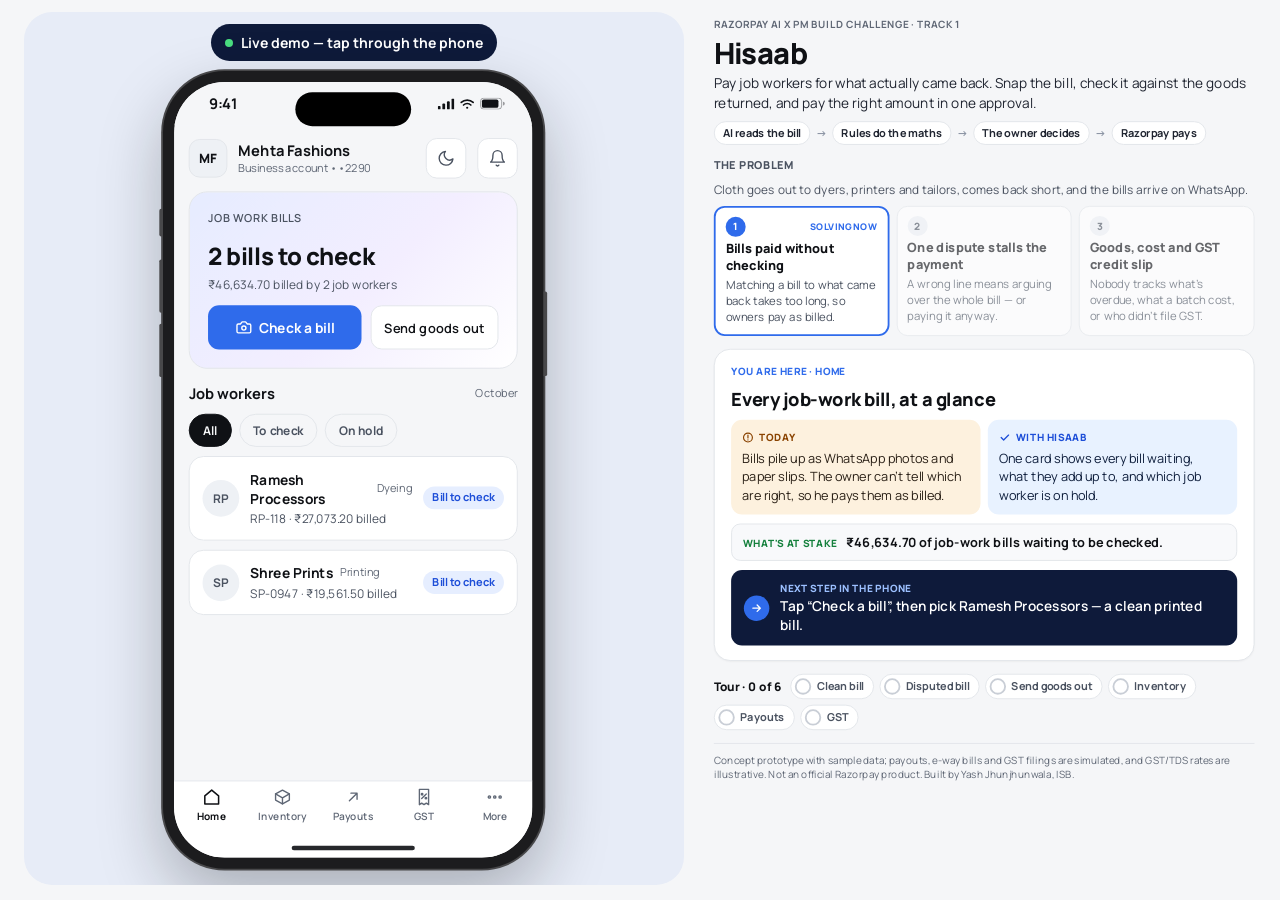
<file: index.html>
<!doctype html>
<html lang="en">
<head>
  <meta charset="utf-8">
  <meta name="viewport" content="width=device-width, initial-scale=1">
  <title>Hisaab — guided demo</title>
  <meta name="description" content="Hisaab: snap a job worker's bill, check it against the goods that came back, and pay the right amount in one approval. Concept prototype.">
  <link rel="preconnect" href="https://fonts.googleapis.com">
  <link rel="preconnect" href="https://fonts.gstatic.com" crossorigin>
  <link href="https://fonts.googleapis.com/css2?family=Manrope:wght@400;500;600;700;800&family=Caveat:wght@500;700&family=Noto+Sans+Devanagari:wght@400;600&display=swap" rel="stylesheet">
  <link rel="stylesheet" href="styles.css">
</head>
<body>
  <div id="app"></div>
  <noscript>This demo needs JavaScript.</noscript>
  <script type="module" src="src/main.js"></script>
</body>
</html>
</file>
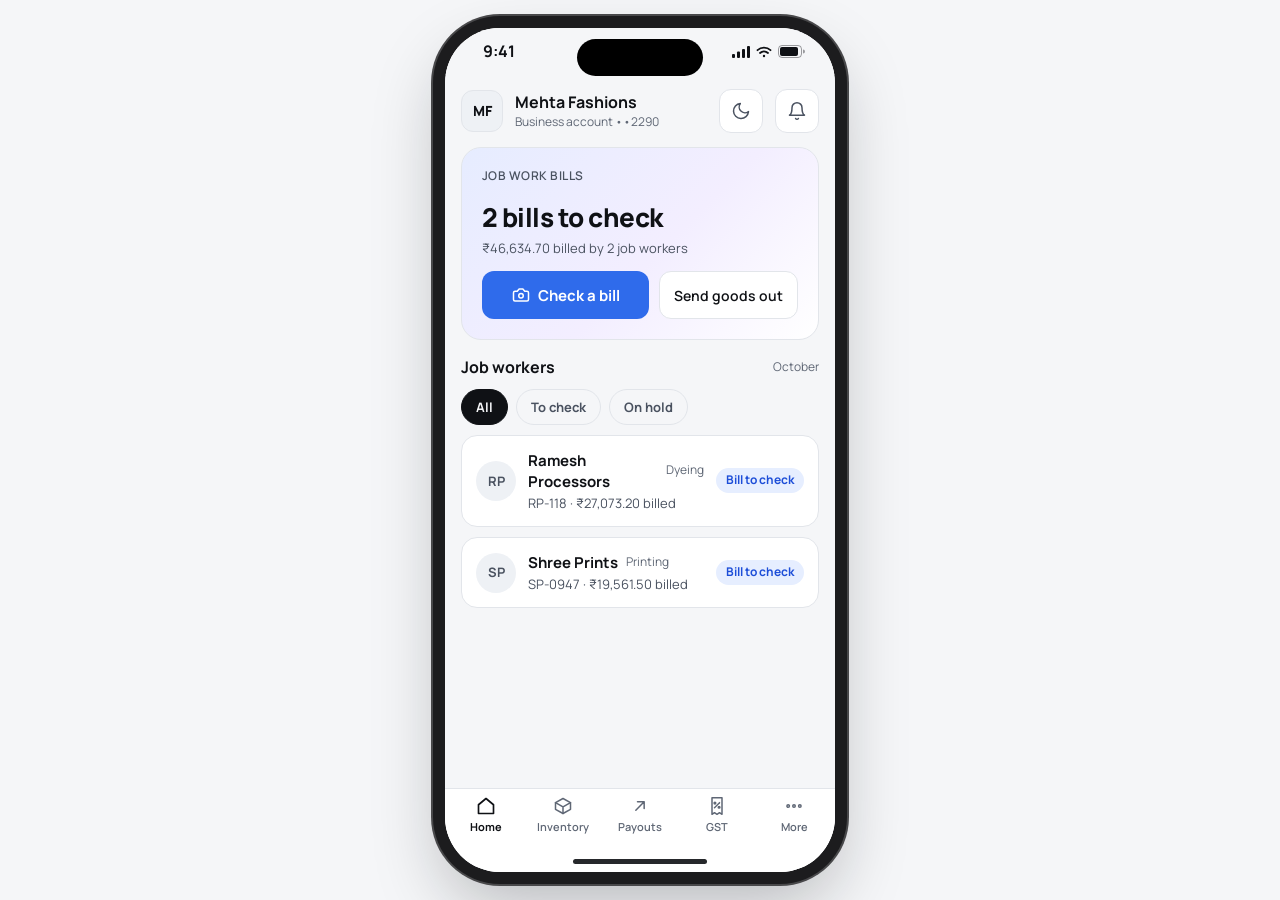
<file: demo.html>
<!doctype html>
<html lang="en">
<head>
  <meta charset="utf-8">
  <meta name="viewport" content="width=device-width, initial-scale=1">
  <title>Hisaab — phone only</title>
  <link rel="preconnect" href="https://fonts.googleapis.com">
  <link rel="preconnect" href="https://fonts.gstatic.com" crossorigin>
  <link href="https://fonts.googleapis.com/css2?family=Manrope:wght@400;500;600;700;800&family=Caveat:wght@500;700&family=Noto+Sans+Devanagari:wght@400;600&display=swap" rel="stylesheet">
  <link rel="stylesheet" href="styles.css">
</head>
<body class="phone-only">
  <div id="app"></div>
  <noscript>This demo needs JavaScript.</noscript>
  <script type="module" src="src/demo.js"></script>
</body>
</html>
</file>
<file: styles.css>
body { margin: 0; background: #F5F6F8; }
button { font: inherit; cursor: pointer; }
button:disabled { cursor: not-allowed; }
input { font: inherit; }
a { color: #2F6BEB; }
a:hover { color: #1D4ED8; }

/* demo.html: just the phone, centred */
body.phone-only { min-height: 100vh; display: flex; align-items: center; justify-content: center; padding: 24px 0; box-sizing: border-box; }
.phone-shell { width: 390px; height: 844px; border-radius: 55px; overflow: hidden; box-shadow: 0 0 0 12px #1C1C1E, 0 0 0 14px #48484A, 0 30px 70px rgba(15,17,21,0.28); }
</file>
